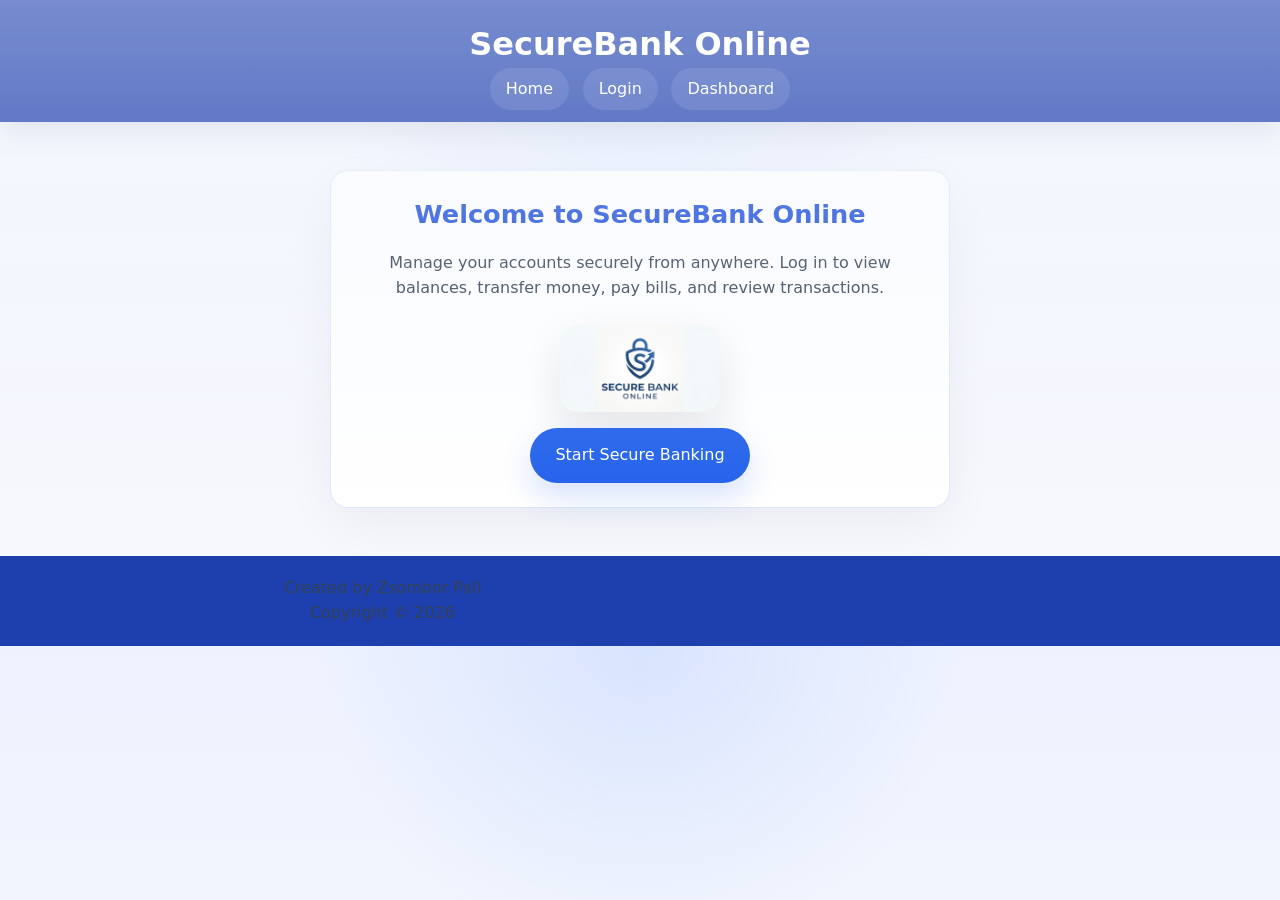
<file: index.html>
<!DOCTYPE html>
<html lang="en">
<head>
    <meta charset="UTF-8">
    <meta name="viewport" content="width=device-width, initial-scale=1.0">
    <title>SecureBank Online</title>
    <link rel="stylesheet" href="styles.css">
</head>
<body>
    <header>
        <h1>SecureBank Online</h1>
        <nav>
            <ul>
                <li><a href="index.html">Home</a></li>
                <li><a href="login.html">Login</a></li>
                <li><a href="dashboard.html">Dashboard</a></li>
            </ul>
        </nav>
    </header>
    <main>
        <section class="hero">
            <h2>Welcome to SecureBank Online</h2>
            <p>Manage your accounts securely from anywhere. Log in to view balances, transfer money, pay bills, and review transactions.</p>
            <a href="dashboard.html">
                <img class="hero-image" src="App picture.png" alt="SecureBank Logo - Go to dashboard" width="140" height="140">
            </a>
            <a class="button-link" href="login.html">Start Secure Banking</a>
        </section>
    </main>
    <footer>
        <p> Created by Zsombor Pall </p>
        <p> Copyright &copy; 2026</p>
    </footer>
</body>
</html>
</file>
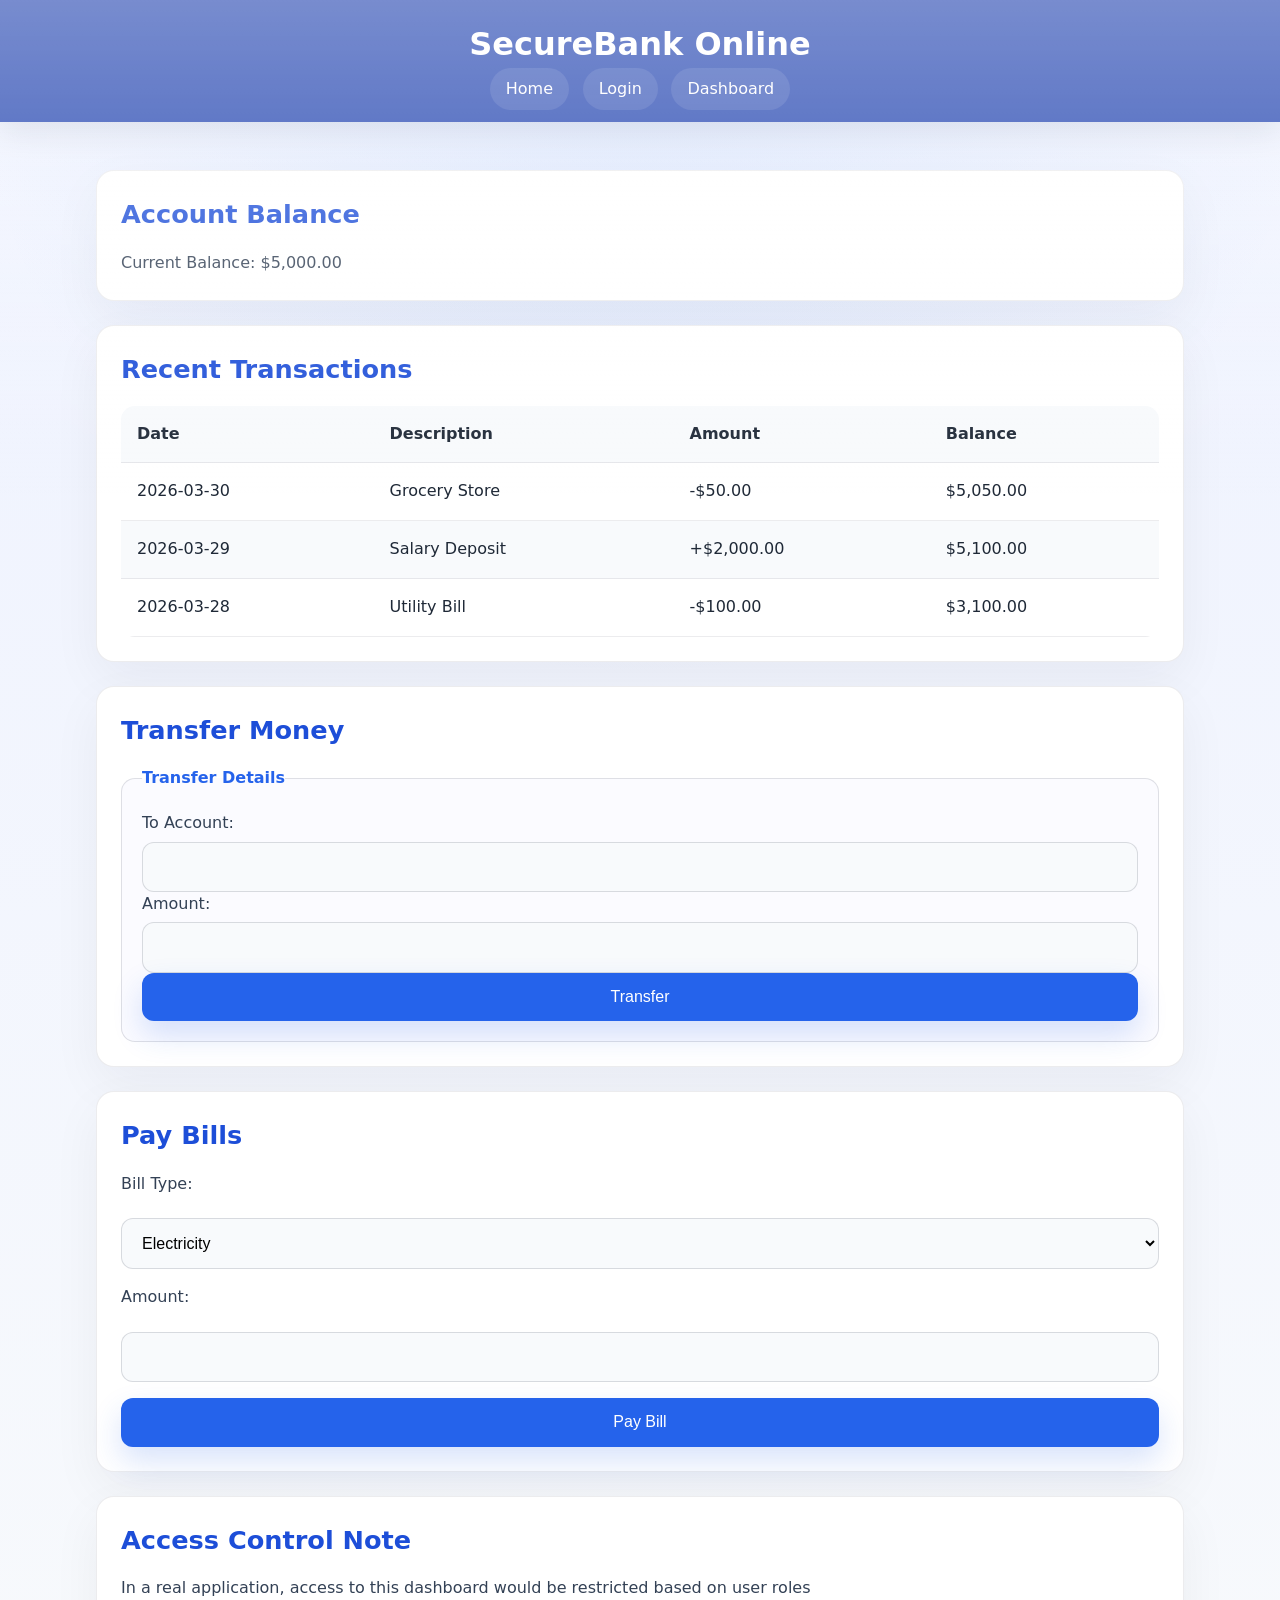
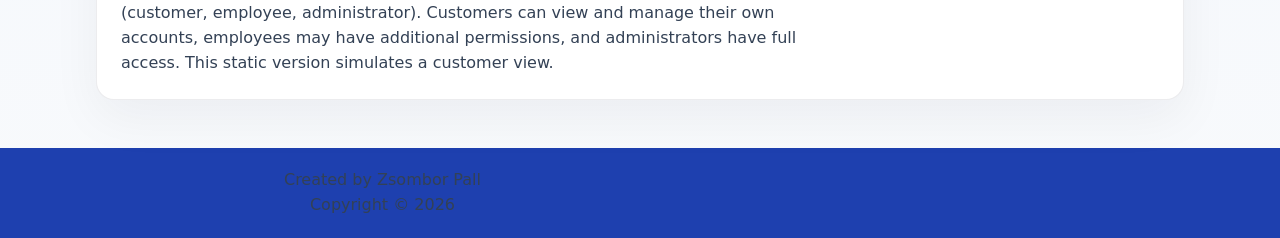
<file: dashboard.html>
<!DOCTYPE html>
<html lang="en">
<head>
    <meta charset="UTF-8">
    <meta name="viewport" content="width=device-width, initial-scale=1.0">
    <title>Dashboard - SecureBank Online</title>
    <link rel="stylesheet" href="styles.css">
</head>
<body>
    <header>
        <h1>SecureBank Online</h1>
        <nav>
            <ul>
                <li><a href="index.html">Home</a></li>
                <li><a href="login.html">Login</a></li>
                <li><a href="dashboard.html">Dashboard</a></li>
            </ul>
        </nav>
    </header>
    <main>
        <section>
            <h2>Account Balance</h2>
            <p>Current Balance: $5,000.00</p>
        </section>
        <section>
            <h2>Recent Transactions</h2>
            <table>
                <thead>
                    <tr>
                        <th>Date</th>
                        <th>Description</th>
                        <th>Amount</th>
                        <th>Balance</th>
                    </tr>
                </thead>
                <tbody>
                    <tr>
                        <td>2026-03-30</td>
                        <td>Grocery Store</td>
                        <td>-$50.00</td>
                        <td>$5,050.00</td>
                    </tr>
                    <tr>
                        <td>2026-03-29</td>
                        <td>Salary Deposit</td>
                        <td>+$2,000.00</td>
                        <td>$5,100.00</td>
                    </tr>
                    <tr>
                        <td>2026-03-28</td>
                        <td>Utility Bill</td>
                        <td>-$100.00</td>
                        <td>$3,100.00</td>
                    </tr>
                </tbody>
            </table>
        </section>
        <section>
            <h2>Transfer Money</h2>
            <form action="#" method="post">
                <fieldset>
                    <legend>Transfer Details</legend>
                    <label for="to-account">To Account:</label>
                    <input type="text" id="to-account" name="to-account" required>
                    <label for="amount">Amount:</label>
                    <input type="number" id="amount" name="amount" step="0.01" required>
                    <button type="submit">Transfer</button>
                </fieldset>
            </form>
        </section>
        <section>
            <h2>Pay Bills</h2>
            <form action="#" method="post">
                <label for="bill-type">Bill Type:</label>
                <select id="bill-type" name="bill-type">
                    <option value="electricity">Electricity</option>
                    <option value="water">Water</option>
                    <option value="internet">Internet</option>
                </select>
                <label for="bill-amount">Amount:</label>
                <input type="number" id="bill-amount" name="bill-amount" step="0.01" required>
                <button type="submit">Pay Bill</button>
            </form>
        </section>
        <section>
            <h2>Access Control Note</h2>
            <p>In a real application, access to this dashboard would be restricted based on user roles (customer, employee, administrator). Customers can view and manage their own accounts, employees may have additional permissions, and administrators have full access. This static version simulates a customer view.</p>
        </section>
    </main>
    <footer>
        <p> Created by Zsombor Pall </p>
        <p> Copyright &copy; 2026</p>
    </footer>
</body>
</html>
</file>
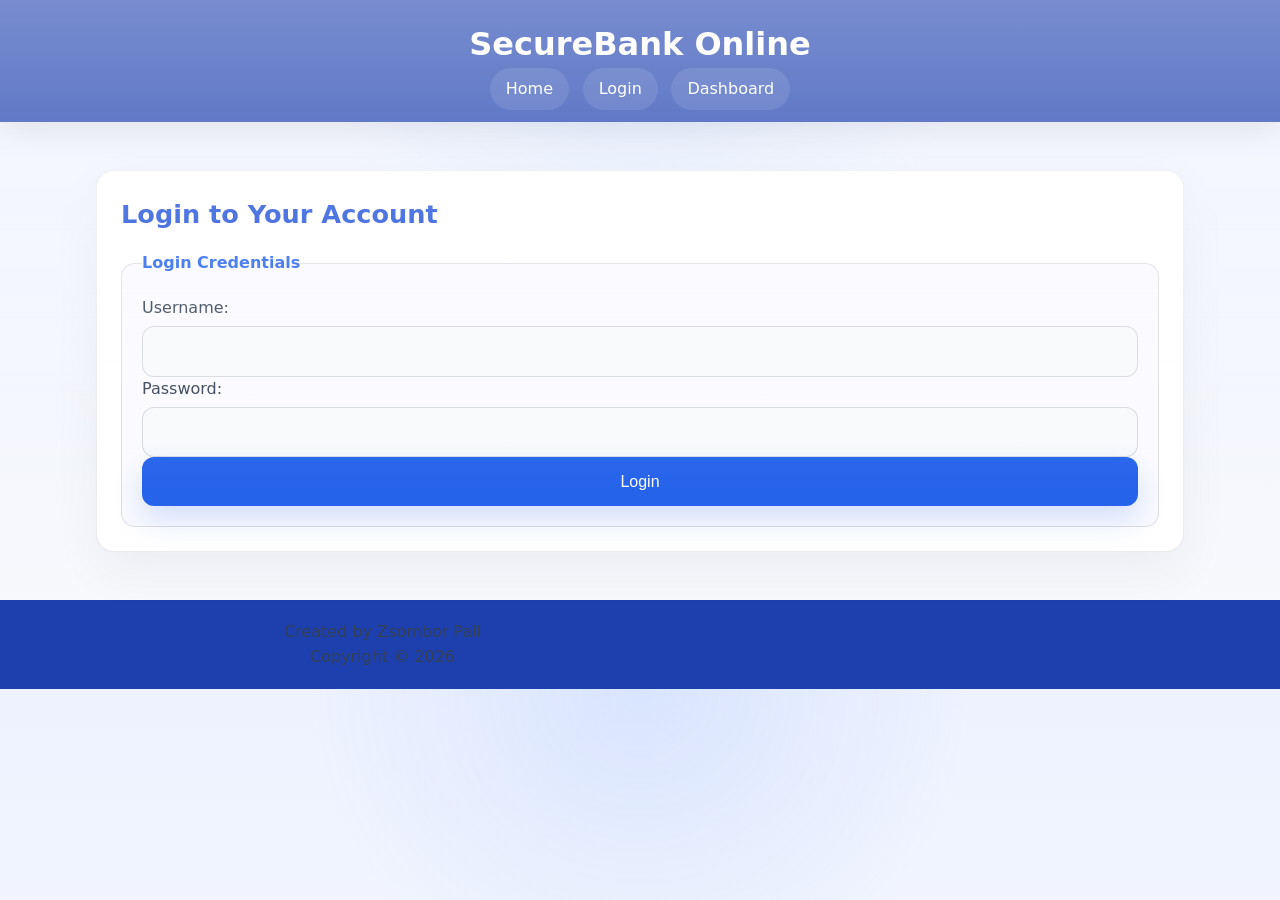
<file: login.html>
<!DOCTYPE html>
<html lang="en">
<head>
    <meta charset="UTF-8">
    <meta name="viewport" content="width=device-width, initial-scale=1.0">
    <title>Login - SecureBank Online</title>
    <link rel="stylesheet" href="styles.css">
</head>
<body>
    <header>
        <h1>SecureBank Online</h1>
        <nav>
            <ul>
                <li><a href="index.html">Home</a></li>
                <li><a href="login.html">Login</a></li>
                <li><a href="dashboard.html">Dashboard</a></li>
            </ul>
        </nav>
    </header>
    <main>
        <section>
            <h2>Login to Your Account</h2>
            <form action="dashboard.html" method="get">
                <fieldset>
                    <legend>Login Credentials</legend>
                    <label for="username">Username:</label>
                    <input type="text" id="username" name="username" required>
                    <label for="password">Password:</label>
                    <input type="password" id="password" name="password" required>
                    <button type="submit">Login</button>
                </fieldset>
            </form>
        </section>
    </main>
    <footer>
        <p> Created by Zsombor Pall </p>
        <p> Copyright &copy; 2026</p>
    </footer>
</body>
</html>
</file>
<file: styles.css>
/* Basic reset */
* {
    margin: 0;
    padding: 0;
    box-sizing: border-box;
}

/* Body */
body {
    font-family: "Inter", "Segoe UI", system-ui, -apple-system, BlinkMacSystemFont, sans-serif;
    line-height: 1.55;
    color: #1f2937;
    background: radial-gradient(circle at top, rgba(59,130,246,0.12), transparent 35%),
                linear-gradient(180deg, #eef2ff 0%, #f8fafc 100%);
}

body::before {
    content: "";
    position: fixed;
    inset: 0;
    background: linear-gradient(180deg, rgba(255,255,255,0.4), transparent 55%);
    pointer-events: none;
}

/* Header */
header {
    background-color: #1e40af;
    color: #ffffff;
    padding: 1.25rem 1rem;
    text-align: center;
    box-shadow: 0 8px 30px rgba(15,23,42,0.12);
}

header h1 {
    margin-bottom: 0.5rem;
    font-size: clamp(1.8rem, 2.5vw, 2.4rem);
}

nav ul {
    list-style: none;
    display: flex;
    justify-content: center;
    flex-wrap: wrap;
    gap: 0.85rem;
}

nav a {
    color: #ffffff;
    text-decoration: none;
    padding: 0.7rem 1rem;
    border-radius: 999px;
    background: rgba(255,255,255,0.1);
    transition: transform 0.2s ease, background-color 0.2s ease, box-shadow 0.2s ease;
}

nav a:hover {
    background-color: rgba(255,255,255,0.22);
    transform: translateY(-1px);
    box-shadow: 0 12px 24px rgba(15,23,42,0.08);
}

/* Main */
main {
    max-width: 1120px;
    margin: 2rem auto;
    padding: 1rem;
    display: grid;
    gap: 1.5rem;
}

section {
    background-color: #ffffff;
    border: 1px solid rgba(15,23,42,0.08);
    border-radius: 18px;
    padding: 1.5rem;
    box-shadow: 0 18px 50px rgba(15,23,42,0.05);
    transition: transform 0.25s ease, box-shadow 0.25s ease, border-color 0.25s ease;
}

section:hover {
    transform: translateY(-2px);
    box-shadow: 0 24px 60px rgba(15,23,42,0.08);
    border-color: rgba(59,130,246,0.16);
}

section.hero {
    text-align: center;
    max-width: 820px;
    margin: 0 auto;
    background: linear-gradient(180deg, #f8fbff 0%, #ffffff 100%);
    border-color: rgba(37,99,235,0.14);
}

section.hero p {
    margin: 0 auto 1.5rem;
    max-width: 56ch;
    color: #334155;
}

section.hero img,
section.hero .hero-image {
    margin: 1.5rem auto 0;
    display: block;
    width: 160px;
    height: auto;
    border-radius: 18px;
    box-shadow: 0 18px 40px rgba(15,23,42,0.1);
    cursor: pointer;
    transition: transform 0.2s ease, box-shadow 0.2s ease;
}

section.hero a:hover .hero-image {
    transform: translateY(-2px) scale(1.02);
    box-shadow: 0 22px 46px rgba(15,23,42,0.16);
}

.button-link {
    display: inline-flex;
    align-items: center;
    justify-content: center;
    padding: 0.95rem 1.6rem;
    margin-top: 1rem;
    border-radius: 999px;
    background-color: #2563eb;
    color: #ffffff;
    text-decoration: none;
    box-shadow: 0 14px 30px rgba(37,99,235,0.18);
    transition: transform 0.2s ease, background-color 0.2s ease, box-shadow 0.2s ease;
}

.button-link:hover {
    background-color: #1d4ed8;
    transform: translateY(-1px);
}

h2 {
    margin-bottom: 1rem;
    color: #1d4ed8;
    font-size: clamp(1.3rem, 2vw, 1.75rem);
}

p, label, th, td, input, select, button {
    font-size: 1rem;
}

p {
    max-width: 72ch;
    color: #334155;
}

/* Form */
form {
    display: grid;
    gap: 1rem;
}

fieldset {
    border: 1px solid rgba(15,23,42,0.12);
    padding: 1.25rem;
    border-radius: 14px;
    background: #fbfbff;
}

legend {
    font-weight: 700;
    color: #2563eb;
}

label {
    display: block;
    margin-bottom: 0.35rem;
    color: #334155;
}

input,
select,
button {
    width: 100%;
    padding: 0.95rem 1rem;
    border-radius: 12px;
    border: 1px solid rgba(15,23,42,0.14);
    background: #f8fafc;
    transition: border-color 0.2s ease, box-shadow 0.2s ease, transform 0.2s ease;
}

input:focus,
select:focus {
    outline: none;
    border-color: #2563eb;
    box-shadow: 0 0 0 4px rgba(37,99,235,0.12);
    background: #ffffff;
}

button {
    background-color: #2563eb;
    color: #ffffff;
    border: none;
    cursor: pointer;
    box-shadow: 0 14px 30px rgba(37,99,235,0.18);
}

button:hover {
    background-color: #1d4ed8;
    transform: translateY(-1px);
}

/* Table */
table {
    width: 100%;
    border-collapse: separate;
    border-spacing: 0;
    margin-top: 1rem;
    background: #ffffff;
    overflow: hidden;
    border-radius: 14px;
}

th, td {
    padding: 1rem;
    text-align: left;
    border-bottom: 1px solid rgba(15,23,42,0.08);
}

th {
    background-color: #f8fafc;
    font-weight: 700;
    color: #1f2937;
}

tbody tr {
    transition: background-color 0.2s ease;
}

tbody tr:nth-child(even) {
    background: #f8fafc;
}

tbody tr:hover {
    background: rgba(59,130,246,0.08);
}

/* Footer */
footer {
    text-align: center;
    padding: 1.25rem 1rem;
    background-color: #1e40af;
    color: #FFFFFF;
    font-size: 0.95rem;
}

/* Responsive */
@media (max-width: 900px) {
    main {
        margin: 1.5rem auto;
        padding: 0.75rem;
    }
}

@media (max-width: 768px) {
    nav ul {
        flex-direction: column;
        align-items: center;
        gap: 0.75rem;
    }

    section {
        padding: 1.2rem;
    }

    th, td {
        padding: 0.85rem;
    }
}

@media (max-width: 560px) {
    header h1 {
        font-size: 1.8rem;
    }

    button,
    input,
    select {
        padding: 0.9rem;
    }
}
</file>
